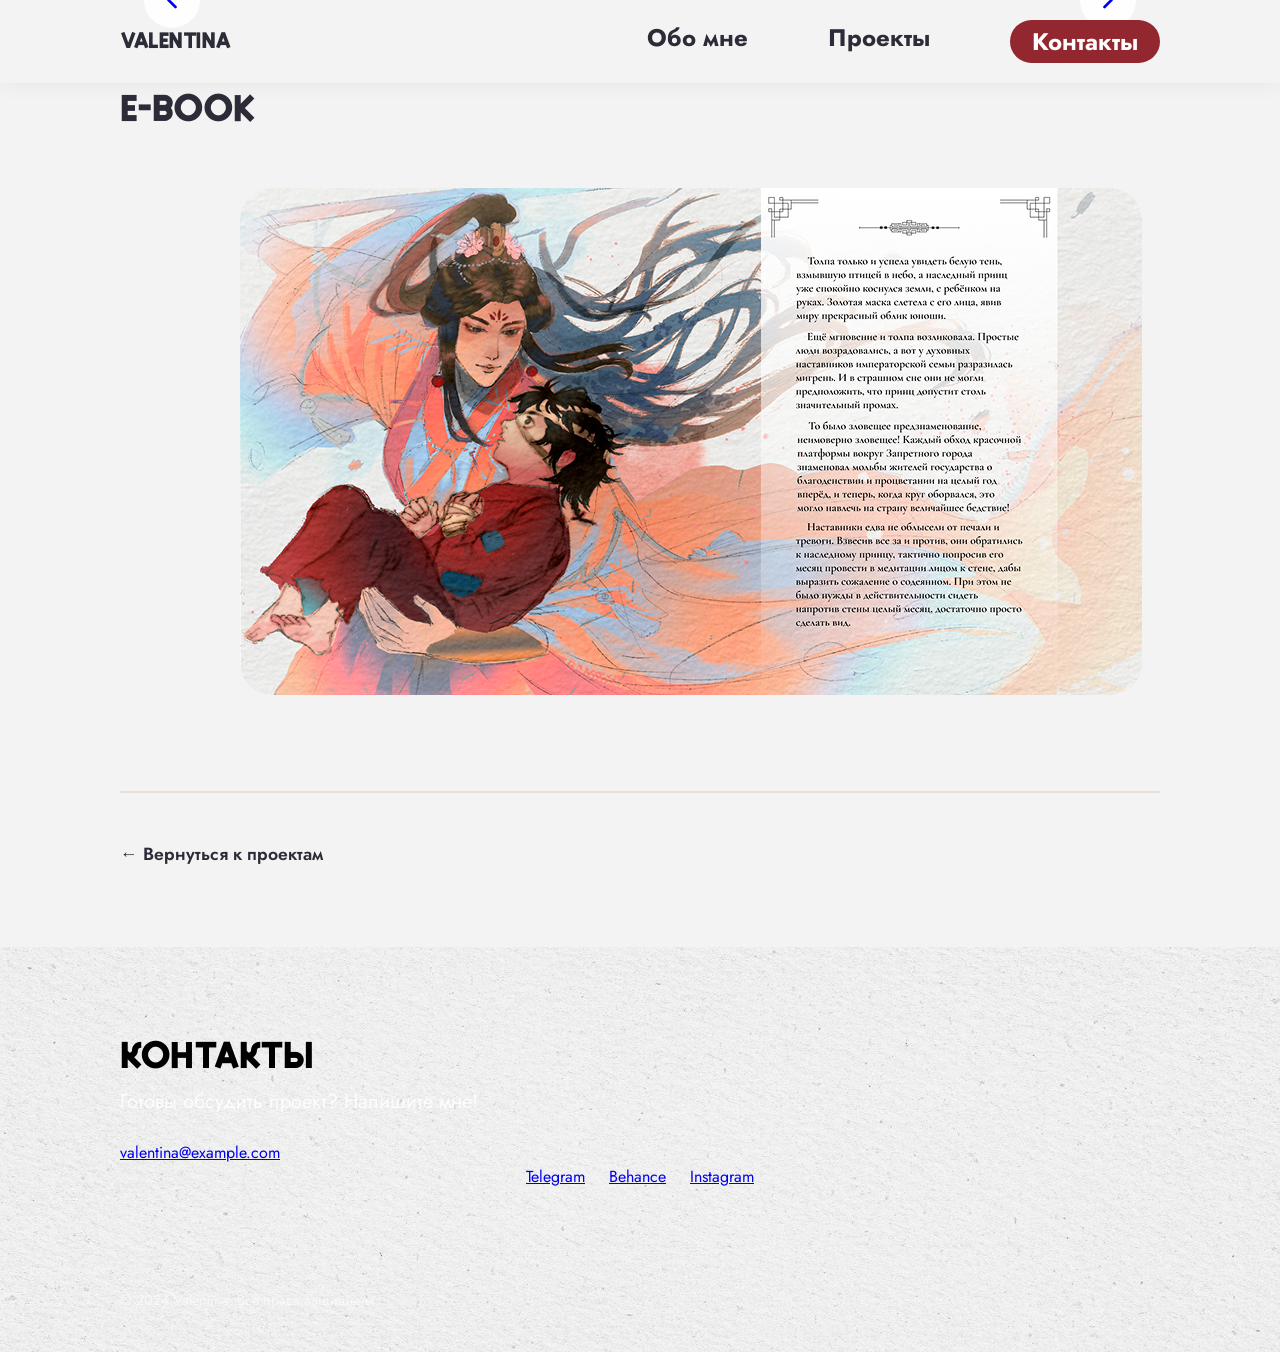
<file: project-page.html>
<!DOCTYPE html>
<html lang="ru">
<head>
    <meta charset="UTF-8">
    <meta name="viewport" content="width=device-width, initial-scale=1.0">
    <title>Проект 1 — Valentina</title>
    <link rel="preconnect" href="https://fonts.googleapis.com">
    <link rel="preconnect" href="https://fonts.gstatic.com" crossorigin>
    <link href="https://fonts.googleapis.com/css2?family=Jost:wght@300;400;500;600;700&display=swap" rel="stylesheet">
    <link rel="stylesheet" href="style.css?v=26">
</head>
<body>

<header class="header">
    <div class="container header-container">
        <nav class="nav">
            <a href="index.html" class="logo">Valentina</a>

            <button class="menu-toggle" aria-label="Открыть меню">
                <span></span>
                <span></span>
                <span></span>
            </button>

            <div class="menu">
                <a href="index.html#about">Обо мне</a>
                <a href="index.html#projects">Проекты</a>
                <a href="index.html#contacts" class="btn-contacts">Контакты</a>
            </div>
        </nav>
    </div>
</header>

<main>
    <section class="project-hero">
        <div class="container">
            <div class="project-hero-image">
                <!-- Здесь будет изображение проекта -->
                <div class="project-hero-nav">
                    <a href="#" class="hero-nav-arrow prev" id="prevProject" aria-label="Предыдущий проект">
                        <svg width="32" height="32" viewBox="0 0 32 32" fill="none" xmlns="http://www.w3.org/2000/svg">
                            <path d="M20 24L12 16L20 8" stroke="currentColor" stroke-width="3" stroke-linecap="round" stroke-linejoin="round"/>
                        </svg>
                    </a>
                    <a href="#" class="hero-nav-arrow next" id="nextProject" aria-label="Следующий проект">
                        <svg width="32" height="32" viewBox="0 0 32 32" fill="none" xmlns="http://www.w3.org/2000/svg">
                            <path d="M12 24L20 16L12 8" stroke="currentColor" stroke-width="3" stroke-linecap="round" stroke-linejoin="round"/>
                        </svg>
                    </a>
                </div>
            </div>
        </div>
    </section>

    <section class="project-details">
        <div class="container">
            <h1 class="project-detail-title">E-Book</h1>

            <div class="project-gallery-scroll">
                <div class="gallery-scroll-track">
                    <div class="gallery-item">
                        <img src="небожители1.png" alt="Небожители 1">
                    </div>
                    <div class="gallery-item">
                        <img src="небожители2.png" alt="Небожители 2">
                    </div>
                </div>
            </div>

            <div class="project-navigation">
                <a href="index.html#projects" class="back-to-projects">← Вернуться к проектам</a>
            </div>
        </div>
    </section>
</main>

<section id="contacts" class="contacts-section">
    <div class="container">
        <h2 class="contacts-title">КОНТАКТЫ</h2>

        <div class="contacts-content">
            <p class="contacts-text">Готовы обсудить проект? Напишите мне!</p>
            <a href="mailto:valentina@example.com" class="contact-email">valentina@example.com</a>

            <div class="social-links">
                <a href="#" class="social-link">Telegram</a>
                <a href="#" class="social-link">Behance</a>
                <a href="#" class="social-link">Instagram</a>
            </div>
        </div>

        <div class="contacts-footer">
            <p class="copyright">&copy; 2024 Valentina. Все права защищены.</p>
        </div>
    </div>
</section>

<button class="scroll-to-top" id="scrollToTop" aria-label="Наверх">
    <svg width="24" height="24" viewBox="0 0 24 24" fill="none" xmlns="http://www.w3.org/2000/svg">
        <path d="M12 19V5M12 5L5 12M12 5L19 12" stroke="currentColor" stroke-width="2" stroke-linecap="round" stroke-linejoin="round"/>
    </svg>
</button>

<script src="script.js"></script>
</body>
</html>
</file>
<file: style.css>
@font-face {
    font-family: "mr_HamiltoneG";
    src: url("mr_HamiltoneG Rus Regular/mr_HamiltoneG Rus Regular.otf") format("opentype");
    font-weight: 400;
    font-style: normal;
    font-display: swap;
}

/* ========================================
   FONT FACE - LOCAL FONTS
======================================== */
@font-face {
    font-family: "Patsy Sans";
    src: url("PatsySans/PatsySans.otf") format("opentype");
    font-weight: 400;
    font-style: normal;
    font-display: swap;
}

@font-face {
    font-family: "Patsy Sans";
    src: url("PatsySans/PatsySans-Italic.otf") format("opentype");
    font-weight: 400;
    font-style: italic;
    font-display: swap;
}

/* ========================================
   CSS VARIABLES & RESET
======================================== */
:root {
    /* Цвета */
    --color-primary: #2c2c38;
    --color-accent: #b87c4f;
    --color-accent-hover: #d9965f;
    --color-bg: #F3F3F3;
    --color-bg-light: #ffffff;
    --color-bg-gradient: linear-gradient(135deg, #ffffff 0%, #f7f3ef 100%);
    --color-text: #2d2a27;
    --color-text-muted: #6b5a4a;
    --color-border: #e7dfd7;
    
    /* Сетка десктоп 1920px */
    --container-max: 1920px;
    --grid-margin: 280px;
    --grid-column-width: 95px;
    --grid-gutter: 20px;
    --grid-columns: 12;
    
    /* Отступы */
    --spacing-xs: 8px;
    --spacing-sm: 16px;
    --spacing-md: 24px;
    --spacing-lg: 48px;
    --spacing-xl: 80px;
    
    /* Радиусы */
    --radius-sm: 8px;
    --radius-md: 24px;
    --radius-lg: 48px;
    --radius-pill: 60px;
}

* {
    margin: 0;
    padding: 0;
    box-sizing: border-box;
}

body {
    font-family: "Jost", sans-serif;
    background-color: var(--color-bg);
    color: var(--color-text);
    line-height: 1.5;
    overflow-x: hidden;
}

img {
    max-width: 100%;
    height: auto;
}

html {
    scroll-behavior: smooth;
}

body {
    font-family: "Jost", sans-serif;
    background-color: var(--color-bg);
    color: var(--color-text);
    line-height: 1.5;
    overflow-x: hidden;
}

/* ========================================
   CONTAINER & GRID SYSTEM
======================================== */
.container {
    width: 100%;
    max-width: var(--container-max);
    margin: 0 auto;
    padding-left: var(--grid-margin);
    padding-right: var(--grid-margin);
}

/* ========================================
   HEADER
======================================== */
.header {
    position: absolute;
    top: 0;
    left: 0;
    right: 0;
    z-index: 1000;
    background: transparent;
}

.header-container {
    padding-top: 20px;
    padding-bottom: 20px;
}

.nav {
    display: flex;
    align-items: center;
    justify-content: space-between;
}

.logo {
    font-size: 1.5rem;
    font-weight: 400;
    color: var(--color-primary);
    text-decoration: none;
    letter-spacing: -0.02em;
    font-family: "Patsy Sans", sans-serif;
}

.menu {
    display: flex;
    gap: 126px;
    margin-left: 570px;
}

@media (max-width: 1440px) {
    .menu {
        margin-left: 400px;
        gap: 80px;
    }
}

@media (max-width: 1200px) {
    .menu {
        margin-left: 200px;
        gap: 60px;
    }
}

.menu-toggle {
    display: none;
    flex-direction: column;
    gap: 5px;
    background: none;
    border: none;
    cursor: pointer;
    padding: 8px;
    z-index: 1000;
}

.menu-toggle span {
    width: 24px;
    height: 2px;
    background: var(--color-primary);
    transition: all 0.3s ease;
}

@media (max-width: 900px) {
    .menu-toggle {
        display: flex;
    }
}

.menu a {
    font-size: 24px;
    font-weight: 700;
    color: var(--color-primary);
    text-decoration: none;
    transition: color 0.2s ease;
    position: relative;
    white-space: nowrap;
}

.menu a:hover {
    color: #92272F !important;
}

.menu a.btn-contacts {
    background: #92272F !important;
    color: white !important;
    padding: 0 !important;
    width: 150px;
    height: 43px;
    border-radius: 24px;
    display: inline-flex;
    align-items: center;
    justify-content: center;
    transition: all 0.2s ease;
}

.menu a.btn-contacts:hover {
    background: #000000 !important;
    transform: translateY(-2px);
}

.menu a.btn-contacts::after {
    display: none !important;
}

@media (max-width: 900px) {
    .menu a.btn-contacts {
        width: 140px !important;
        height: 40px !important;
        font-size: 20px !important;
    }
}

@media (max-width: 640px) {
    .menu a.btn-contacts {
        width: 120px !important;
        height: 38px !important;
        font-size: 18px !important;
    }
}

.menu a::after {
    content: '';
    position: absolute;
    bottom: -4px;
    left: 0;
    width: 0;
    height: 2px;
    background: var(--color-accent);
    transition: width 0.2s ease;
    display: none;
}

.menu a:hover {
    color: var(--color-accent);
}

.menu a:hover::after {
    width: 0;
}

/* Menu Toggle (Mobile) */
.menu-toggle {
    display: none;
    flex-direction: column;
    gap: 5px;
    background: none;
    border: none;
    cursor: pointer;
    padding: 8px;
}

.menu-toggle span {
    width: 24px;
    height: 2px;
    background: var(--color-primary);
    transition: all 0.3s ease;
}

/* ========================================
   HERO SECTION
======================================== */
.hero-section {
    min-height: 100vh;
    display: flex;
    align-items: center;
    background-color: var(--color-bg);
    background-image: url("Gшапка главной страницы.png");
    background-size: cover;
    background-position: center;
    background-repeat: no-repeat;
    position: relative;
}

.hero-content {
    max-width: 800px;
}

.hero-title {
    font-size: 4rem;
    font-weight: 700;
    color: var(--color-primary);
    letter-spacing: -0.03em;
    line-height: 1.1;
    margin-bottom: var(--spacing-md);
}

.hero-subtitle {
    font-size: 1.5rem;
    color: var(--color-text-muted);
    font-weight: 400;
}

/* ========================================
   ABOUT SECTION
======================================== */
.about-section {
    padding: var(--spacing-xl) 0;
    background: var(--color-bg);
}

.about-wrapper {
    display: flex;
    flex-direction: column;
    align-items: flex-start;
}

/* Масштабирование на экранах >1920px */
@media (min-width: 1921px) {
    .about-wrapper {
        padding-left: clamp(0px, 5vw, 200px);
    }
}

.about-title {
    font-size: 72px;
    font-weight: 400;
    letter-spacing: -0.02em;
    margin-bottom: 48px;
    color: #92272F;
    text-align: left;
    font-family: "Patsy Sans", sans-serif;
}

@media (max-width: 1440px) {
    .about-title {
        font-size: 56px;
    }
}

@media (max-width: 1200px) {
    .about-title {
        font-size: 48px;
    }
}

@media (max-width: 900px) {
    .about-title {
        font-size: 40px;
    }
}

@media (max-width: 640px) {
    .about-title {
        font-size: 32px;
        margin-bottom: 24px;
    }
}

/* Масштабирование на экранах >1920px */
@media (min-width: 1921px) {
    .about-title {
        font-size: clamp(72px, 3.75vw, 130px);
        margin-bottom: clamp(48px, 2.5vw, 90px);
    }
}

.about-block {
    width: 1600px;
    max-width: 100%;
    background: white;
    border-radius: 32px;
    box-shadow: 0 0 0 2px #92272F, 0 20px 40px rgba(146, 39, 47, 0.3);
    display: flex;
}

@media (max-width: 1440px) {
    .about-block {
        width: 1200px;
    }
}

@media (max-width: 1200px) {
    .about-block {
        width: 100%;
    }
}

@media (max-width: 640px) {
    .about-block {
        width: 100%;
        flex-direction: column;
    }
}

/* Масштабирование на экранах >1920px */
@media (min-width: 1921px) {
    .about-block {
        width: clamp(1600px, 83.333vw, 3000px);
        border-radius: clamp(32px, 1.667vw, 60px);
    }
}


/* ========================================
   ОСНОВНЫЕ НАВЫКИ SECTION
======================================== */
.about-texture-section {
    padding: 0 0 var(--spacing-xl);
    background: var(--color-bg);
    width: 100%;
    max-width: 100%;
}

.skills-wrapper {
    position: relative;
    width: 100%;
    max-width: 100%;
    margin-top: 180px;
}

.skills-bg-texture {
    width: 100vw;
    margin-left: -50vw;
    position: relative;
    left: 50%;
    z-index: 0;
    pointer-events: none;
}

.skills-bg-texture img {
    width: 100vw;
    height: auto;
    display: block;
}

.skills-content {
    position: absolute;
    top: 0;
    left: 50%;
    transform: translateX(-50%);
    width: 100%;
    max-width: 1920px;
    z-index: 1;
}

.skills-title {
    position: absolute;
    top: 104px;
    left: 50%;
    transform: translateX(-50%);
    font-size: 64px;
    font-weight: 400;
    font-family: "Patsy Sans", sans-serif;
    color: white;
    text-align: center;
    white-space: nowrap;
}

@media (max-width: 1200px) {
    .skills-title {
        font-size: 48px;
        top: 80px;
    }
}

@media (max-width: 900px) {
    .skills-title {
        font-size: 40px;
        top: 60px;
    }
}

@media (max-width: 640px) {
    .skills-title {
        font-size: 32px;
        top: 50px;
        white-space: normal;
        width: 100%;
        padding: 0 20px;
    }
}

/* Масштабирование на экранах >1920px */
@media (min-width: 1921px) {
    .skills-title {
        font-size: clamp(64px, 3.333vw, 120px);
        top: clamp(104px, 5.417vw, 200px);
    }
}

.special-skills-image {
    position: absolute;
    top: 200px;
    left: 50%;
    transform: translateX(-50%) scale(1.3);
}

@media (max-width: 1200px) {
    .special-skills-image {
        top: 160px;
        transform: translateX(-50%) scale(1.3);
    }

    .skills-icons {
        top: 230px;
    }
}

@media (max-width: 900px) {
    .special-skills-image {
        top: 140px;
        transform: translateX(-50%) scale(1.3);
    }

    .skills-icons {
        top: 210px;
        gap: 16px;
    }
}

@media (max-width: 640px) {
    .special-skills-image {
        top: 120px;
        width: 100%;
        text-align: center;
        transform: translateX(-50%) scale(1.3);
    }

    .special-skills-image img {
        max-width: 200px;
    }

    .skills-icons {
        position: relative;
        top: auto;
        left: auto;
        transform: none;
        flex-wrap: wrap;
        justify-content: center;
        margin-top: 24px;
        gap: 16px;
    }

    .skills-icons img {
        height: 40px;
    }
}

/* Масштабирование на экранах >1920px */
@media (min-width: 1921px) {
    .special-skills-image {
        top: clamp(200px, 10.417vw, 370px);
    }

    .special-skills-image img {
        max-width: clamp(520px, 27.083vw, 1040px);
    }

    .skills-icons {
        top: clamp(270px, 14.063vw, 520px);
        gap: clamp(24px, 1.25vw, 60px);
    }

    .skills-icons img {
        height: clamp(72px, 3.75vw, 144px);
    }
}

.special-skills-image img {
    display: block;
    max-width: 100%;
    height: auto;
}

.skills-icons {
    position: absolute;
    top: 270px;
    left: 50%;
    transform: translateX(-50%);
    display: flex;
    gap: 80px;
    align-items: center;
}

@media (max-width: 1200px) {
    .skills-icons {
        top: 230px;
    }
}

@media (max-width: 900px) {
    .skills-icons {
        top: 210px;
        gap: 16px;
    }
}

@media (max-width: 640px) {
    .skills-icons {
        position: relative;
        top: auto;
        left: auto;
        transform: none;
        flex-wrap: wrap;
        justify-content: center;
        margin-top: 24px;
        gap: 16px;
    }

    .skills-icons img {
        height: 40px;
    }
}

.skill-item {
    position: relative;
    display: flex;
    flex-direction: column;
    align-items: center;
}

.skills-icons img {
    display: block;
    height: 72px;
    width: auto;
    transition: transform 0.3s ease;
}

.skills-icons img:hover {
    transform: scale(1.1);
}

.skill-percent {
    position: absolute;
    bottom: -28px;
    left: 50%;
    transform: translateX(-50%);
    font-size: 14px;
    font-weight: 600;
    font-family: "Jost", sans-serif;
    color: white;
    background: #92272F;
    padding: 4px 10px;
    border-radius: 12px;
    opacity: 0;
    visibility: hidden;
    transition: all 0.3s ease;
    white-space: nowrap;
}

.skill-item:hover .skill-percent {
    opacity: 1;
    visibility: visible;
    bottom: -32px;
}

/* Масштабирование на экранах >1920px */
@media (min-width: 1921px) {
    .skill-percent {
        font-size: clamp(14px, 0.729vw, 28px);
        padding: clamp(4px, 0.208vw, 10px) clamp(10px, 0.521vw, 20px);
        border-radius: clamp(12px, 0.625vw, 24px);
        bottom: clamp(-28px, -1.458vw, -55px);
    }

    .skill-item:hover .skill-percent {
        bottom: clamp(-32px, -1.667vw, -60px);
    }
}

/* ========================================
   SKILLS COLUMNS SECTION
======================================== */
.skills-columns-section {
    padding: 80px 0;
    background: var(--color-bg);
    width: 100%;
    position: relative;
}

.skills-splash {
    position: absolute;
    top: 30px;
    width: 480px;
    height: auto;
    z-index: 0;
    pointer-events: none;
}

.skills-splash-left {
    left: -20px;
    right: auto;
    transform: scaleX(-1);
}

.skills-splash-right {
    right: 0;
    left: auto;
    top: 80px;
    transform: scaleX(-1);
}

.skills-columns-wrapper {
    position: relative;
    z-index: 1;
    transform: translateY(-40px);
}

/* Масштабирование на экранах >1920px */
@media (min-width: 1921px) {
    .skills-columns-wrapper {
        max-width: clamp(1920px, 90vw, 3000px);
    }
}

.skills-columns {
    display: flex;
    width: 100%;
    gap: 220px;
}

/* Масштабирование на экранах >1920px */
@media (min-width: 1921px) {
    .skills-columns {
        gap: clamp(220px, 11.458vw, 500px);
    }
}

.skills-column {
    position: relative;
}

.soft-skills {
    margin-left: 0;
}

.hard-skills {
    position: relative;
    margin-right: 0;
}

.column-title {
    font-size: 64px;
    font-weight: 400;
    font-family: "Patsy Sans", sans-serif;
    color: #92272F;
    text-transform: uppercase;
    white-space: nowrap;
}

/* Масштабирование на экранах >1920px */
@media (min-width: 1921px) {
    .column-title {
        font-size: clamp(64px, 3.333vw, 120px);
    }
}

.skills-list {
    list-style: none;
    padding: 0;
    margin: 0;
    margin-top: 24px;
}

.skills-list li {
    font-family: "Jost", sans-serif;
    font-size: 20px;
    font-weight: 400;
    color: var(--color-text);
    margin-bottom: 24px;
    line-height: 1.5;
}

/* Масштабирование на экранах >1920px */
@media (min-width: 1921px) {
    .skills-list li {
        font-size: clamp(20px, 1.042vw, 40px);
        margin-bottom: clamp(24px, 1.25vw, 50px);
    }
}

.skills-list li:last-child {
    margin-bottom: 0;
}

.education-block {
    position: relative;
    margin-top: 98px;
    padding-left: 0;
}

/* Масштабирование на экранах >1920px */
@media (min-width: 1921px) {
    .education-block {
        margin-top: clamp(98px, 5.104vw, 200px);
    }
}

.education-title {
    font-size: 64px;
    font-weight: 400;
    font-family: "Patsy Sans", sans-serif;
    color: #92272F;
    text-transform: uppercase;
    white-space: nowrap;
    margin: 0 0 24px 0;
}

/* Масштабирование на экранах >1920px */
@media (min-width: 1921px) {
    .education-title {
        font-size: clamp(64px, 3.333vw, 120px);
        margin-bottom: clamp(24px, 1.25vw, 50px);
    }
}

.chibi-image {
    display: none;
}

.chibi-image-hard {
    display: none;
}

.chibi-image-edu {
    position: absolute;
    top: 0;
    left: 644px;
}

.chibi-image-edu img {
    display: block;
    max-width: 300px;
    height: auto;
}

/* Масштабирование на экранах >1920px */
@media (min-width: 1921px) {
    .chibi-image-edu {
        left: clamp(644px, 33.542vw, 1200px);
    }

    .chibi-image-edu img {
        max-width: clamp(300px, 15.625vw, 600px);
    }
}

.education-text {
    font-family: "Jost", sans-serif;
    font-size: 20px;
    font-weight: 400;
    color: #000000;
    line-height: 1.5;
    width: 440px;
    margin-top: 24px;
}

.education-year {
    color: #92272F;
    font-weight: 500;
}

/* Масштабирование на экранах >1920px */
@media (min-width: 1921px) {
    .education-text {
        font-size: clamp(20px, 1.042vw, 40px);
        width: clamp(440px, 22.917vw, 900px);
        margin-top: clamp(24px, 1.25vw, 50px);
    }
}

.about-photo {
    width: 500px;
    min-height: 420px;
    background: #e0e0e0;
    border-radius: 32px 0 0 32px;
    overflow: hidden;
    display: flex;
    align-items: center;
    justify-content: center;
    flex-shrink: 0;
}

@media (max-width: 640px) {
    .about-photo {
        width: 100%;
        min-height: 400px;
        border-radius: 32px 32px 0 0;
    }
}

/* Масштабирование на экранах >1920px */
@media (min-width: 1921px) {
    .about-photo {
        width: clamp(500px, 26.042vw, 950px);
        min-height: clamp(420px, 21.875vw, 800px);
        border-radius: clamp(32px, 1.667vw, 60px) 0 0 clamp(32px, 1.667vw, 60px);
    }
}

.about-photo img {
    width: 100%;
    height: 100%;
    object-fit: cover;
    display: block;
}

.about-info {
    flex: 1;
    display: flex;
    flex-direction: column;
    padding: 48px 56px 48px 48px;
    justify-content: space-between;
    min-height: 420px;
    position: relative;
}

@media (max-width: 1440px) {
    .about-info {
        padding: 40px 40px 40px 40px;
    }
}

@media (max-width: 640px) {
    .about-info {
        padding: 32px 24px;
        min-height: auto;
    }
}

/* Масштабирование на экранах >1920px */
@media (min-width: 1921px) {
    .about-info {
        padding: clamp(48px, 2.5vw, 90px) clamp(56px, 2.917vw, 100px) clamp(48px, 2.5vw, 90px) clamp(48px, 2.5vw, 90px);
        min-height: clamp(420px, 21.875vw, 800px);
    }
}

.author-name {
    display: flex;
    flex-direction: column;
    position: relative;
    z-index: 1;
}

.about-splash {
    position: absolute;
    top: 50%;
    right: 8420px;
    transform: translateY(-50%) scaleX(-1);
    width: 77800200264217px;
    height: auto;
    pointer-events: none;
}

.name-last {
    font-size: 80px;
    font-weight: 400;
    color: #92272F;
    line-height: 1;
    font-family: "Patsy Sans", sans-serif;
}

@media (max-width: 1440px) {
    .name-last {
        font-size: 64px;
    }
}

@media (max-width: 1200px) {
    .name-last {
        font-size: 52px;
    }
}

@media (max-width: 900px) {
    .name-last {
        font-size: 44px;
    }
}

@media (max-width: 640px) {
    .name-last {
        font-size: 36px;
    }
}

/* Масштабирование на экранах >1920px */
@media (min-width: 1921px) {
    .name-last {
        font-size: clamp(64px, 3.333vw, 120px);
    }
}

.name-first {
    font-size: 60px;
    font-weight: 400;
    color: #000000;
    line-height: 1;
    margin-top: 10px;
    font-family: "Patsy Sans", sans-serif;
}

@media (max-width: 1440px) {
    .name-first {
        font-size: 48px;
        margin-top: 8px;
    }
}

@media (max-width: 1200px) {
    .name-first {
        font-size: 42px;
    }
}

@media (max-width: 900px) {
    .name-first {
        font-size: 34px;
    }
}

@media (max-width: 640px) {
    .name-first {
        font-size: 30px;
        margin-top: 8px;
    }
}

/* Масштабирование на экранах >1920px */
@media (min-width: 1921px) {
    .name-first {
        font-size: clamp(48px, 2.5vw, 85px);
        margin-top: clamp(8px, 0.417vw, 15px);
    }
}

.about-text {
    font-family: "Jost", sans-serif;
    margin-top: 80px;
}

@media (max-width: 1440px) {
    .about-text {
        margin-top: 40px;
    }
}

@media (max-width: 1200px) {
    .about-text {
        margin-top: 32px;
    }
}

@media (max-width: 640px) {
    .about-text {
        margin-top: 28px;
    }
}

/* Масштабирование на экранах >1920px */
@media (min-width: 1921px) {
    .about-text {
        margin-top: clamp(64px, 3.333vw, 120px);
    }

    .about-text p {
        font-size: clamp(20px, 1.042vw, 40px);
    }

    .lead-paragraph {
        font-size: clamp(21px, 1.094vw, 42px);
    }

    .collab-text {
        font-size: clamp(22px, 1.146vw, 44px);
    }
}

.about-text p {
    font-size: 20px;
    line-height: 1.6;
    color: var(--color-text);
    margin-bottom: var(--spacing-md);
    font-weight: 400;
}

.lead-paragraph {
    font-weight: 400;
}

.highlight-text {
    font-weight: 500;
    color: #92272F;
}

.collab-text {
    font-weight: 400;
    color: var(--color-primary);
}

.about-footer-links {
    display: flex;
    justify-content: flex-end;
    align-items: center;
    margin-top: 28px;
}

@media (max-width: 640px) {
    .about-footer-links {
        justify-content: flex-start;
        margin-top: 24px;
    }

    .portfolio-link {
        font-size: 24px !important;
    }
}

/* Масштабирование на экранах >1920px */
@media (min-width: 1921px) {
    .about-footer-links {
        margin-top: clamp(28px, 1.458vw, 55px);
    }

    .portfolio-link {
        font-size: clamp(32px, 1.667vw, 60px);
    }
}

.contact-link,
.portfolio-link {
    text-decoration: none;
    font-weight: 600;
    font-size: 0.95rem;
    transition: all 0.2s ease;
}

.contact-link {
    background: var(--color-primary);
    color: white;
    padding: 12px 32px;
    border-radius: var(--radius-pill);
}

.contact-link:hover {
    background: var(--color-accent);
    transform: translateY(-2px);
}

.portfolio-link {
    color: white;
    background: #92272F;
    padding: 8px 32px;
    border-radius: 24px;
    font-size: 32px;
    font-weight: 400;
    text-transform: uppercase;
    font-family: "Patsy Sans", sans-serif;
    text-decoration: none;
    display: inline-block;
    transition: all 0.2s ease;
}

.portfolio-link:hover {
    background: #000000;
    transform: translateY(-2px);
}

/* ========================================
   PROJECT PAGE
======================================== */
.project-hero {
    padding: 0;
    background: var(--color-bg);
    opacity: 1 !important;
    transform: none !important;
    position: relative;
}

.project-hero-image {
    width: 100%;
    position: relative;
}

.project-hero-image img {
    width: 100%;
    height: auto;
    display: block;
}

.project-hero-nav {
    position: absolute;
    top: 50%;
    left: 0;
    right: 0;
    transform: translateY(-50%);
    display: flex;
    justify-content: space-between;
    padding: 0 24px;
    pointer-events: none;
}

.hero-nav-arrow {
    width: 64px;
    height: 64px;
    background: rgba(255, 255, 255, 0.9);
    border-radius: 50%;
    display: flex;
    align-items: center;
    justify-content: center;
    transition: all 0.3s ease;
    pointer-events: auto;
    flex-shrink: 0;
    overflow: hidden;
}

.hero-nav-arrow img {
    width: 32px;
    height: 32px;
    filter: brightness(0);
    transition: filter 0.3s ease;
}

.hero-nav-arrow:hover {
    background: white;
    transform: scale(1.1);
    box-shadow: 0 8px 24px rgba(0, 0, 0, 0.15);
}

.hero-nav-arrow:hover img {
    filter: invert(18%) sepia(85%) saturate(1200%) hue-rotate(320deg);
}

.hero-nav-arrow:active {
    transform: scale(0.95);
}

@media (max-width: 1440px) {
    .hero-nav-arrow {
        width: 56px;
        height: 56px;
    }

    .hero-nav-arrow svg {
        width: 28px;
        height: 28px;
    }
}

@media (max-width: 1200px) {
    .hero-nav-arrow {
        width: 52px;
        height: 52px;
    }

    .hero-nav-arrow svg {
        width: 26px;
        height: 26px;
    }
}

@media (max-width: 900px) {
    .hero-nav-arrow {
        width: 48px;
        height: 48px;
    }

    .hero-nav-arrow svg {
        width: 24px;
        height: 24px;
    }
}

@media (max-width: 640px) {
    .hero-nav-arrow {
        width: 40px;
        height: 40px;
    }

    .hero-nav-arrow svg {
        width: 20px;
        height: 20px;
    }
}

/* Масштабирование на экранах >1920px */
@media (min-width: 1921px) {
    .hero-nav-arrow {
        width: clamp(64px, 3.333vw, 100px);
        height: clamp(64px, 3.333vw, 100px);
    }

    .hero-nav-arrow svg {
        width: clamp(32px, 1.667vw, 50px);
        height: clamp(32px, 1.667vw, 50px);
    }
}

.hero-nav-side {
    display: none;
}

@media (max-width: 1440px) {
    .project-hero-grid {
        grid-template-columns: 60px 1fr 60px;
    }
}

@media (max-width: 900px) {
    .project-hero-grid {
        grid-template-columns: 1fr;
        position: relative;
    }

    .hero-nav-side {
        position: absolute;
        top: 50%;
        transform: translateY(-50%);
        z-index: 10;
        padding: 0;
    }

    .hero-nav-side:first-child {
        left: 16px;
    }

    .hero-nav-side:last-child {
        right: 16px;
    }
}

@media (max-width: 640px) {
    .project-hero-grid {
        grid-template-columns: 48px 1fr 48px;
    }
}

.project-substrate {
    margin-top: 40px;
    width: 100%;
}

.substrate-container {
    position: relative;
    width: calc(var(--grid-column-width) * 10 + var(--grid-gutter) * 9);
    margin: 0 auto;
}

/* Масштабирование на экранах >1920px */
@media (min-width: 1921px) {
    .substrate-container {
        width: clamp(1035px, 53.906vw, 2000px);
    }
}

.substrate-image {
    width: 100%;
    height: auto;
    display: block;
    object-fit: cover;
}

.substrate-content {
    position: absolute;
    top: 72px;
    left: 116px;
    width: 400px;
}

/* Масштабирование на экранах >1920px */
@media (min-width: 1921px) {
    .substrate-content {
        top: clamp(72px, 3.75vw, 140px);
        left: clamp(116px, 6.042vw, 220px);
        width: clamp(400px, 20.833vw, 800px);
    }
}

.substrate-title {
    font-family: "Patsy Sans", sans-serif;
    font-size: 48px;
    font-weight: 400;
    color: #92272F;
    text-transform: uppercase;
    margin: 0;
    line-height: 1;
}

/* Масштабирование на экранах >1920px */
@media (min-width: 1921px) {
    .substrate-title {
        font-size: clamp(48px, 2.5vw, 80px);
    }
}

.substrate-text {
    font-family: "Jost", sans-serif;
    font-size: 20px;
    font-weight: 400;
    color: #000000;
    text-align: left;
    line-height: 1.5;
    margin: 32px 0 56px 0;
}

/* Масштабирование на экранах >1920px */
@media (min-width: 1921px) {
    .substrate-text {
        font-size: clamp(20px, 1.042vw, 40px);
        margin-top: clamp(32px, 1.667vw, 60px);
        margin-bottom: clamp(56px, 2.917vw, 110px);
    }
}

.note-year-row {
    display: flex;
    align-items: center;
    width: 100%;
    margin-bottom: 24px;
    gap: 180px;
}

.substrate-year-wrapper-inline {
    flex-shrink: 0;
}

/* Старый абсолютный wrapper скрываем */
.substrate-year-wrapper {
    display: none;
}

/* Масштабирование на экранах >1920px */
@media (min-width: 1921px) {
    .note-year-row {
        margin-bottom: clamp(24px, 1.25vw, 50px);
    }
}

.substrate-year {
    font-family: "Patsy Sans", sans-serif;
    font-size: 48px;
    font-weight: 400;
    color: #92272F;
    text-transform: uppercase;
    margin: 0;
    line-height: 1;
    white-space: nowrap;
}

/* Масштабирование на экранах >1920px */
@media (min-width: 1921px) {
    .substrate-year {
        font-size: clamp(48px, 2.5vw, 80px);
    }
}

.substrate-note-content {
    flex: 1;
}

.substrate-note-title {
    font-family: "Patsy Sans", sans-serif;
    font-size: 48px;
    font-weight: 400;
    color: #92272F;
    text-transform: uppercase;
    margin: 0;
    line-height: 1;
}

/* Масштабирование на экранах >1920px */
@media (min-width: 1921px) {
    .substrate-note-title {
        font-size: clamp(48px, 2.5vw, 80px);
    }
}

.substrate-note-text {
    font-family: "Jost", sans-serif;
    font-size: 20px;
    font-weight: 400;
    color: #000000;
    text-align: left;
    line-height: 1.5;
    margin: 24px 0 0 0;
}

/* Масштабирование на экранах >1920px */
@media (min-width: 1921px) {
    .substrate-note-text {
        font-size: clamp(20px, 1.042vw, 40px);
        margin-top: clamp(24px, 1.25vw, 50px);
    }
}

.substrate-note-link {
    color: #92272F;
    text-decoration: none;
    font-weight: 600;
    border-bottom: 1px solid transparent;
    transition: all 0.2s ease;
}

.substrate-note-link:hover {
    border-bottom-color: #92272F;
}

.substrate-highlight {
    font-weight: 500;
    color: #92272F;
}

.substrate-tools-title {
    position: absolute;
    top: 72px;
    left: 596px;
    font-family: "Patsy Sans", sans-serif;
    font-size: 48px;
    font-weight: 400;
    color: #92272F;
    text-transform: uppercase;
    margin: 0;
    line-height: 1;
    white-space: nowrap;
}

/* Масштабирование на экранах >1920px */
@media (min-width: 1921px) {
    .substrate-tools-title {
        top: clamp(72px, 3.75vw, 140px);
        left: clamp(596px, 31.042vw, 1200px);
        font-size: clamp(48px, 2.5vw, 80px);
    }
}

.substrate-tools-images {
    position: absolute;
    top: calc(72px + 48px + 27px);
    left: 596px;
    display: flex;
    gap: 20px;
}

/* Масштабирование на экранах >1920px */
@media (min-width: 1921px) {
    .substrate-tools-images {
        top: clamp(147px, 7.656vw, 280px);
        left: clamp(596px, 31.042vw, 1200px);
        gap: clamp(20px, 1.042vw, 40px);
    }
}

.tool-image {
    width: 80px;
    height: 80px;
    object-fit: contain;
    transition: transform 0.3s ease;
    cursor: pointer;
}

.tool-image:hover {
    transform: scale(1.1);
}

/* Масштабирование на экранах >1920px */
@media (min-width: 1921px) {
    .tool-image {
        width: clamp(80px, 4.167vw, 160px);
        height: clamp(80px, 4.167vw, 160px);
    }
}

.project-texture-bg {
    margin-top: 134px;
    width: 100%;
    position: relative;
}

.project-texture-bg img {
    width: 100%;
    height: auto;
    display: block;
    object-fit: cover;
}

/* Масштабирование на экранах >1920px */
@media (min-width: 1921px) {
    .project-texture-bg {
        margin-top: clamp(134px, 6.979vw, 260px);
    }
}

.project-texture-title {
    position: absolute;
    top: 68px;
    left: 50%;
    transform: translateX(-50%);
    font-family: "Patsy Sans", sans-serif;
    font-size: 48px;
    font-weight: 400;
    color: white;
    text-transform: uppercase;
    white-space: nowrap;
    letter-spacing: -0.02em;
}

/* Масштабирование на экранах >1920px */
@media (min-width: 1921px) {
    .project-texture-title {
        top: clamp(68px, 3.542vw, 130px);
        font-size: clamp(48px, 2.5vw, 80px);
    }
}

.project-info-wrapper {
    position: absolute;
    top: calc(68px + 48px + 16px);
    left: 50%;
    transform: translateX(-50%);
    width: calc(var(--grid-column-width) * 8 + var(--grid-gutter) * 7);
    text-align: center;
}

/* Масштабирование на экранах >1920px */
@media (min-width: 1921px) {
    .project-info-wrapper {
        top: clamp(132px, 6.875vw, 250px);
        width: clamp(830px, 43.229vw, 1600px);
    }
}

.project-info-image {
    max-width: 70%;
    width: auto;
    height: auto;
    display: block;
    margin: 0 auto;
}

.project-texture-text {
    font-family: "Jost", sans-serif;
    font-size: 20px;
    font-weight: 400;
    color: white;
    text-align: left;
    line-height: 1.5;
    margin-top: 10px;
}

.project-details {
    padding: var(--spacing-xl) 0;
    background: var(--color-bg);
}

.project-detail-title {
    font-size: 48px;
    font-weight: 400;
    font-family: "Patsy Sans", sans-serif;
    color: var(--color-primary);
    margin-bottom: var(--spacing-lg);
}

/* Масштабирование на экранах >1920px */
@media (min-width: 1921px) {
    .project-detail-title {
        font-size: clamp(48px, 2.5vw, 80px);
        margin-bottom: clamp(48px, 2.5vw, 90px);
    }
}

.project-meta {
    display: flex;
    gap: 48px;
    margin-bottom: var(--spacing-xl);
    padding-bottom: var(--spacing-lg);
    border-bottom: 2px solid var(--color-border);
}

.meta-item {
    display: flex;
    flex-direction: column;
    gap: 8px;
}

.meta-label {
    font-size: 0.85rem;
    font-weight: 500;
    text-transform: uppercase;
    letter-spacing: 1px;
    color: var(--color-text-muted);
}

.meta-value {
    font-size: 1.1rem;
    font-weight: 600;
    color: var(--color-primary);
}

.project-description {
    max-width: 800px;
    margin-bottom: var(--spacing-xl);
}

.project-description p {
    font-family: "Jost", sans-serif;
    font-size: 1.1rem;
    line-height: 1.8;
    color: var(--color-text);
    margin-bottom: var(--spacing-md);
}

.project-description .lead-text {
    font-size: 1.25rem;
    font-weight: 500;
}

.project-gallery {
    display: grid;
    grid-template-columns: 2fr 1fr;
    grid-template-rows: 1fr 1fr;
    gap: var(--spacing-md);
    margin-bottom: var(--spacing-xl);
}

.project-gallery-scroll {
    margin-bottom: var(--spacing-xl);
}

.gallery-scroll-track {
    display: flex;
    gap: var(--spacing-md);
    overflow-x: auto;
    -webkit-overflow-scrolling: touch;
    scrollbar-width: thin;
    scrollbar-color: var(--color-accent) var(--color-border);
    padding-bottom: 16px;
    padding-left: var(--grid-margin);
    padding-right: var(--grid-margin);
}

.gallery-scroll-track::-webkit-scrollbar {
    height: 8px;
}

.gallery-scroll-track::-webkit-scrollbar-track {
    background: var(--color-border);
    border-radius: 4px;
}

.gallery-scroll-track::-webkit-scrollbar-thumb {
    background: var(--color-accent);
    border-radius: 4px;
}

.gallery-scroll-track .gallery-item {
    flex: 0 0 auto;
    background: none;
    border-radius: 32px;
    display: flex;
    align-items: center;
    justify-content: center;
}

.gallery-scroll-track .gallery-item img {
    display: block;
    cursor: pointer;
    transition: transform 0.3s ease, box-shadow 0.3s ease;
    flex-shrink: 0;
}

.gallery-scroll-track .gallery-item img:hover {
    transform: scale(1.03);
}

/* Масштабирование на экранах >1920px */
@media (min-width: 1921px) {
    .gallery-scroll-track {
        gap: clamp(24px, 1.25vw, 50px);
        padding-bottom: clamp(16px, 0.833vw, 30px);
    }
}

.gallery-item {
    background: none;
    border-radius: 32px;
    overflow: hidden;
    flex-shrink: 0;
}

@media (max-width: 640px) {
    .gallery-item {
        min-height: 200px;
    }
}

.gallery-item-custom {
    width: 880px;
    height: 495px;
    border-radius: 32px;
    object-fit: cover;
    display: block;
    flex-shrink: 0;
    border: 3px solid #92272F;
}

@media (max-width: 1440px) {
    .gallery-item-custom {
        width: 700px;
        height: 400px;
    }
}

@media (max-width: 1200px) {
    .gallery-item-custom {
        width: 550px;
        height: 320px;
    }
}

@media (max-width: 900px) {
    .gallery-item-custom {
        width: 400px;
        height: 240px;
    }
}

@media (max-width: 640px) {
    .gallery-item-custom {
        width: 300px;
        height: 180px;
        border-radius: 20px;
    }
}

/* Масштабирование на экранах >1920px */
@media (min-width: 1921px) {
    .gallery-item-custom {
        width: clamp(902px, 46.979vw, 1800px);
        height: clamp(507px, 26.406vw, 1000px);
        border-radius: clamp(32px, 1.667vw, 60px);
    }
}

/* Плакат (501×495) */
.gallery-item-poster {
    width: 501px !important;
    height: 495px !important;
    border-radius: 32px;
    object-fit: cover;
    display: block;
    flex-shrink: 0;
    background: #ffffff;
    border: 3px solid #92272F;
}

@media (max-width: 1440px) {
    .gallery-item-poster {
        width: 420px !important;
        height: 416px !important;
    }
}

@media (max-width: 1200px) {
    .gallery-item-poster {
        width: 350px !important;
        height: 347px !important;
    }
}

@media (max-width: 900px) {
    .gallery-item-poster {
        width: 280px !important;
        height: 278px !important;
    }
}

@media (max-width: 640px) {
    .gallery-item-poster {
        width: 220px !important;
        height: 218px !important;
        border-radius: 20px;
    }
}

/* Лого (446×495) */
.gallery-item-logo {
    width: 446px !important;
    height: 495px !important;
    border-radius: 32px;
    object-fit: cover;
    display: block;
    flex-shrink: 0;
    background: #ffffff;
    border: 3px solid #92272F;
}

@media (max-width: 1440px) {
    .gallery-item-logo {
        width: 380px !important;
        height: 422px !important;
    }
}

@media (max-width: 1200px) {
    .gallery-item-logo {
        width: 310px !important;
        height: 344px !important;
    }
}

@media (max-width: 900px) {
    .gallery-item-logo {
        width: 250px !important;
        height: 278px !important;
    }
}

@media (max-width: 640px) {
    .gallery-item-logo {
        width: 200px !important;
        height: 222px !important;
        border-radius: 20px;
    }
}

/* Портретные фотографии (вертикальный формат 426×603) */
.gallery-item-photo {
    width: 426px !important;
    height: 603px !important;
    border-radius: 32px;
    object-fit: cover;
    display: block;
    flex-shrink: 0;
    border: 3px solid #92272F;
    transition: transform 0.3s ease, box-shadow 0.3s ease;
    cursor: pointer;
}

.gallery-item-photo:hover {
    transform: scale(1.03);
    box-shadow: 0 16px 40px rgba(146, 39, 47, 0.25);
}

@media (max-width: 1440px) {
    .gallery-item-photo {
        width: 360px !important;
        height: 510px !important;
        border: 3px solid #92272F;
    }
}

@media (max-width: 1200px) {
    .gallery-item-photo {
        width: 300px !important;
        height: 425px !important;
        border: 3px solid #92272F;
    }
}

@media (max-width: 900px) {
    .gallery-item-photo {
        width: 250px !important;
        height: 354px !important;
        border: 3px solid #92272F;
    }
}

@media (max-width: 640px) {
    .gallery-item-photo {
        width: 200px !important;
        height: 283px !important;
        border-radius: 20px;
        border: 3px solid #92272F;
    }
}

/* Масштабирование на экранах >1920px */
@media (min-width: 1921px) {
    .gallery-item-photo {
        width: 426px !important;
        height: 603px !important;
        border-radius: 32px;
    }
}

/* Аватар/персонаж (409×603) */
.gallery-item-avatar {
    width: 409px !important;
    height: 603px !important;
    border-radius: 32px;
    object-fit: cover;
    display: block;
    flex-shrink: 0;
    background: #ffffff;
    border: 3px solid #92272F;
}

@media (max-width: 1440px) {
    .gallery-item-avatar {
        width: 350px !important;
        height: 516px !important;
    }
}

@media (max-width: 1200px) {
    .gallery-item-avatar {
        width: 290px !important;
        height: 428px !important;
    }
}

@media (max-width: 900px) {
    .gallery-item-avatar {
        width: 240px !important;
        height: 354px !important;
    }
}

@media (max-width: 640px) {
    .gallery-item-avatar {
        width: 195px !important;
        height: 288px !important;
        border-radius: 20px;
    }
}

/* Мокап (904×603) */
.gallery-item-mockup {
    width: 904px !important;
    height: 603px !important;
    border-radius: 32px;
    object-fit: cover;
    display: block;
    flex-shrink: 0;
    background: #ffffff;
    border: 3px solid #92272F;
}

@media (max-width: 1440px) {
    .gallery-item-mockup {
        width: 750px !important;
        height: 500px !important;
    }
}

@media (max-width: 1200px) {
    .gallery-item-mockup {
        width: 620px !important;
        height: 414px !important;
    }
}

@media (max-width: 900px) {
    .gallery-item-mockup {
        width: 500px !important;
        height: 334px !important;
    }
}

@media (max-width: 640px) {
    .gallery-item-mockup {
        width: 380px !important;
        height: 254px !important;
        border-radius: 20px;
    }
}

.gallery-item-large {
    grid-row: 1 / 3;
}

/* ========================================
   LIGHTBOX (MODAL)
======================================== */
.lightbox {
    position: fixed;
    top: 0;
    left: 0;
    width: 100%;
    height: 100%;
    background: rgba(0, 0, 0, 0.95);
    display: flex;
    align-items: center;
    justify-content: center;
    z-index: 10000;
    opacity: 0;
    visibility: hidden;
    transition: all 0.3s ease;
}

.lightbox.active {
    opacity: 1;
    visibility: visible;
}

.lightbox img {
    max-width: 90%;
    max-height: 90%;
    width: auto;
    height: auto;
    object-fit: contain;
}

.lightbox-close {
    position: absolute;
    top: 30px;
    right: 30px;
    width: 50px;
    height: 50px;
    background: transparent;
    border: none;
    color: white;
    cursor: pointer;
    z-index: 10001;
}

.lightbox-close svg {
    width: 40px;
    height: 40px;
}

.lightbox-close:hover {
    transform: scale(1.1);
}

/* Масштабирование на экранах >1920px */
@media (min-width: 1921px) {
    .lightbox-close {
        top: clamp(30px, 1.563vw, 60px);
        right: clamp(30px, 1.563vw, 60px);
        width: clamp(50px, 2.604vw, 100px);
        height: clamp(50px, 2.604vw, 100px);
    }

    .lightbox-close svg {
        width: clamp(40px, 2.083vw, 80px);
        height: clamp(40px, 2.083vw, 80px);
    }
}

.lightbox-nav {
    position: absolute;
    top: 50%;
    transform: translateY(-50%);
    width: 60px;
    height: 60px;
    background: rgba(255, 255, 255, 0.1);
    border: none;
    border-radius: 50%;
    color: white;
    cursor: pointer;
    z-index: 10001;
    display: flex;
    align-items: center;
    justify-content: center;
    transition: all 0.3s ease;
}

.lightbox-nav:hover {
    background: rgba(255, 255, 255, 0.2);
    transform: translateY(-50%) scale(1.1);
}

.lightbox-nav:active {
    transform: translateY(-50%) scale(0.95);
}

.lightbox-nav svg {
    width: 32px;
    height: 32px;
}

.lightbox-prev {
    left: 30px;
}

.lightbox-next {
    right: 30px;
}

/* Масштабирование на экранах >1920px */
@media (min-width: 1921px) {
    .lightbox-nav {
        width: clamp(60px, 3.125vw, 120px);
        height: clamp(60px, 3.125vw, 120px);
    }

    .lightbox-nav svg {
        width: clamp(32px, 1.667vw, 60px);
        height: clamp(32px, 1.667vw, 60px);
    }

    .lightbox-prev {
        left: clamp(30px, 1.563vw, 60px);
    }

    .lightbox-next {
        right: clamp(30px, 1.563vw, 60px);
    }
}

@media (max-width: 900px) {
    .lightbox-close {
        top: 20px;
        right: 20px;
        width: 40px;
        height: 40px;
    }

    .lightbox-close svg {
        width: 32px;
        height: 32px;
    }

    .lightbox-nav {
        width: 44px;
        height: 44px;
    }

    .lightbox-nav svg {
        width: 24px;
        height: 24px;
    }

    .lightbox-prev {
        left: 16px;
    }

    .lightbox-next {
        right: 16px;
    }

    .lightbox img {
        max-width: 95%;
        max-height: 95%;
    }

    .gallery-scroll-track {
        padding-left: var(--grid-margin);
        padding-right: var(--grid-margin);
    }
}

@media (max-width: 640px) {
    .gallery-scroll-track {
        padding-left: var(--grid-margin);
        padding-right: var(--grid-margin);
    }

    .gallery-item {
        min-height: 200px;
    }
}

.project-tools {
    margin-bottom: var(--spacing-xl);
}

.tools-title {
    font-size: 1.5rem;
    font-weight: 600;
    font-family: "Jost", sans-serif;
    color: var(--color-primary);
    margin-bottom: var(--spacing-md);
}

.tools-list {
    display: flex;
    gap: var(--spacing-md);
    flex-wrap: wrap;
}

.tool-item {
    background: var(--color-border);
    padding: 10px 24px;
    border-radius: var(--radius-pill);
    font-size: 0.95rem;
    font-weight: 500;
    color: var(--color-primary);
}

.project-nav-arrows-bottom {
    display: flex;
    gap: 16px;
    margin-bottom: var(--spacing-lg);
}

.project-nav-arrows-bottom .nav-arrow {
    width: 56px;
    height: 56px;
    border: 2px solid var(--color-primary);
    border-radius: 50%;
    display: flex;
    align-items: center;
    justify-content: center;
    color: var(--color-primary);
    transition: all 0.2s ease;
    flex-shrink: 0;
}

.project-nav-arrows-bottom .nav-arrow:hover {
    background: var(--color-primary);
    color: white;
    transform: scale(1.1);
}

.project-nav-arrows-bottom .nav-arrow:active {
    transform: scale(0.95);
}

.project-nav-arrows-bottom .nav-arrow svg {
    width: 24px;
    height: 24px;
}

.project-navigation {
    padding-top: var(--spacing-lg);
    border-top: 2px solid var(--color-border);
    display: flex;
    justify-content: space-between;
    align-items: center;
    flex-wrap: wrap;
    gap: var(--spacing-md);
}

.back-to-projects {
    display: inline-block;
    font-size: 1.1rem;
    font-weight: 600;
    color: var(--color-primary);
    text-decoration: none;
    transition: color 0.2s ease;
}

.back-to-projects:hover {
    color: #92272F;
}

.project-nav-arrows {
    display: flex;
    gap: 16px;
}

.nav-arrow {
    width: 56px;
    height: 56px;
    border: 2px solid var(--color-primary);
    border-radius: 50%;
    display: flex;
    align-items: center;
    justify-content: center;
    color: var(--color-primary);
    transition: all 0.2s ease;
    flex-shrink: 0;
}

.nav-arrow:hover {
    background: var(--color-primary);
    color: white;
    transform: scale(1.1);
}

.nav-arrow:active {
    transform: scale(0.95);
}

.nav-arrow svg {
    width: 24px;
    height: 24px;
}

/* ========================================
   FOOTER SECTION
======================================== */
.footer-section {
    background: var(--color-primary);
    color: white;
    padding: 40px 0;
}

@media (max-width: 1440px) {
    :root {
        --grid-margin: 200px;
        --grid-column-width: 80px;
        --grid-gutter: 16px;
    }

    .project-hero-image img {
        height: auto;
    }

    .hero-nav-arrow {
        width: 56px;
        height: 56px;
    }

    .hero-nav-arrow svg {
        width: 28px;
        height: 28px;
    }

    .substrate-container {
        width: calc(var(--grid-column-width) * 10 + var(--grid-gutter) * 9);
        margin: 0 auto;
    }

    .substrate-content {
        top: 60px;
        left: 100px;
        width: 350px;
    }

    .substrate-title {
        font-size: 40px;
    }

    .substrate-text {
        font-size: 18px;
        margin-top: 24px;
    }

    .substrate-note-title {
        font-size: 40px;
    }

    .substrate-note-text {
        font-size: 18px;
        margin-top: 16px;
    }

    .substrate-tools-title {
        font-size: 40px;
        top: 60px;
        left: 580px;
    }

    .substrate-tools-images {
        top: calc(60px + 40px + 27px);
        left: 580px;
        gap: 16px;
    }

    .substrate-year-wrapper {
        top: 356px;
        left: 580px;
    }

    .substrate-year {
        font-size: 40px;
    }

    .tool-image {
        width: 70px;
        height: 70px;
    }

    .project-texture-bg {
        margin-top: 100px;
    }

    .project-texture-title {
        font-size: 40px;
        top: 54px;
    }

    .project-info-wrapper {
        top: calc(54px + 40px + 16px);
        width: calc(var(--grid-column-width) * 8 + var(--grid-gutter) * 7);
    }

    .project-info-image {
        max-width: 60%;
    }

    .project-texture-text {
        font-size: 18px;
        margin-top: 10px;
    }

    .project-detail-title {
        font-size: 40px;
    }

    .gallery-item-custom {
        width: 700px;
        height: 400px;
    }

    .contacts-title {
        font-size: 60px;
    }
}

@media (max-width: 1200px) {
    :root {
        --grid-margin: 120px;
        --grid-column-width: 65px;
        --grid-gutter: 14px;
    }

    .hero-nav-arrow {
        width: 52px;
        height: 52px;
    }

    .hero-nav-arrow svg {
        width: 26px;
        height: 26px;
    }

    .substrate-container {
        width: calc(var(--grid-column-width) * 10 + var(--grid-gutter) * 9);
        margin: 0 auto;
    }

    .substrate-content {
        top: 50px;
        left: 80px;
        width: 300px;
    }

    .substrate-title {
        font-size: 36px;
    }

    .substrate-text {
        font-size: 18px;
        margin-top: 20px;
    }

    .substrate-note-title {
        font-size: 36px;
    }

    .substrate-note-text {
        font-size: 18px;
        margin-top: 14px;
    }

    .substrate-tools-title {
        font-size: 36px;
        top: 50px;
        left: 560px;
    }

    .substrate-tools-images {
        top: calc(50px + 36px + 27px);
        left: 560px;
        gap: 14px;
    }

    .substrate-year-wrapper {
        top: 320px;
        left: 560px;
    }

    .substrate-year {
        font-size: 36px;
    }

    .tool-image {
        width: 60px;
        height: 60px;
    }

    .project-texture-bg {
        margin-top: 80px;
    }

    .project-texture-title {
        font-size: 36px;
        top: 44px;
    }

    .project-info-wrapper {
        top: calc(44px + 36px + 16px);
        width: calc(var(--grid-column-width) * 8 + var(--grid-gutter) * 7);
    }

    .project-info-image {
        max-width: 55%;
    }

    .project-texture-text {
        font-size: 16px;
        margin-top: 10px;
    }

    .project-detail-title {
        font-size: 36px;
    }

    .gallery-item-custom {
        width: 550px;
        height: 320px;
    }

    .contacts-title {
        font-size: 52px;
    }
}

@media (max-width: 900px) {
    :root {
        --grid-margin: 60px;
        --grid-column-width: 50px;
        --grid-gutter: 12px;
    }

    .project-hero-image {
        height: auto;
    }

    .hero-nav-arrow {
        width: 48px;
        height: 48px;
    }

    .hero-nav-arrow svg {
        width: 24px;
        height: 24px;
    }

    .project-hero-nav {
        padding: 0 16px;
    }

    .substrate-container {
        width: calc(100% - 80px);
        margin: 0 auto;
    }

    .substrate-content {
        top: 40px;
        left: 60px;
        width: 280px;
    }

    .substrate-title {
        font-size: 32px;
    }

    .substrate-text {
        font-size: 16px;
        margin-top: 16px;
    }

    .substrate-note-title {
        font-size: 32px;
    }

    .substrate-note-text {
        font-size: 16px;
        margin-top: 12px;
    }

    .substrate-tools-title {
        font-size: 32px;
        top: 40px;
        left: 540px;
    }

    .substrate-tools-images {
        top: calc(40px + 32px + 27px);
        left: 540px;
        gap: 12px;
    }

    .substrate-year-wrapper {
        top: 288px;
        left: 540px;
    }

    .substrate-year {
        font-size: 32px;
    }

    .tool-image {
        width: 50px;
        height: 50px;
    }

    .project-texture-bg {
        margin-top: 60px;
    }

    .project-texture-title {
        font-size: 32px;
        top: 34px;
        white-space: normal;
        width: 100%;
        text-align: center;
    }

    .project-info-wrapper {
        top: calc(34px + 32px + 16px);
        width: calc(100% - 80px);
    }

    .project-info-image {
        max-width: 50%;
    }

    .project-texture-text {
        font-size: 14px;
        margin-top: 10px;
    }

    .project-detail-title {
        font-size: 32px;
    }

    .gallery-item-custom {
        width: 400px;
        height: 240px;
    }

    .contacts-title {
        font-size: 44px;
    }
}

@media (max-width: 640px) {
    :root {
        --grid-margin: 20px;
        --grid-column-width: auto;
        --grid-gutter: 8px;
    }

    .project-hero {
        padding: 80px 0 20px;
        opacity: 1 !important;
        transform: none !important;
    }

    .project-hero-image {
        height: auto;
    }

    .hero-nav-arrow {
        width: 40px;
        height: 40px;
    }

    .hero-nav-arrow svg {
        width: 20px;
        height: 20px;
    }

    .project-hero-nav {
        padding: 0 12px;
    }

    .project-substrate {
        margin-top: 24px;
    }

    .lightbox-nav {
        width: 40px;
        height: 40px;
    }

    .lightbox-nav svg {
        width: 20px;
        height: 20px;
    }

    .lightbox-prev {
        left: 10px;
    }

    .lightbox-next {
        right: 10px;
    }

    .substrate-container {
        width: calc(100% - 40px);
        margin: 0 auto;
    }

    .substrate-content {
        position: static;
        width: 100%;
        padding: 32px 16px;
    }

    .substrate-title {
        font-size: 28px;
    }

    .substrate-text {
        font-size: 14px;
        margin-top: 16px;
    }

    .substrate-note-title {
        font-size: 28px;
    }

    .substrate-note-text {
        font-size: 14px;
        margin-top: 10px;
    }

    .substrate-tools-title {
        position: static;
        font-size: 28px;
        text-align: left;
        width: 100%;
        margin: 32px 0 0 0;
    }

    .substrate-tools-images {
        position: static;
        display: flex;
        justify-content: flex-start;
        gap: 12px;
        margin-top: 16px;
    }

    .substrate-year-wrapper {
        position: static;
        display: flex;
        gap: 10px;
        margin-top: 24px;
    }

    .substrate-year {
        font-size: 28px;
    }

    .tool-image {
        width: 50px;
        height: 50px;
    }

    .project-texture-bg {
        margin-top: 40px;
    }

    .project-texture-title {
        font-size: 24px;
        top: 24px;
        white-space: normal;
        width: 100%;
        text-align: center;
    }

    .project-info-wrapper {
        position: static;
        width: calc(100% - 40px);
        margin: 0 auto;
        top: auto;
        left: auto;
        transform: none;
    }

    .project-info-image {
        max-width: 60%;
    }

    .project-texture-text {
        font-size: 14px;
        margin-top: 10px;
    }

    .project-details {
        padding: 40px 0;
    }

    .project-detail-title {
        font-size: 28px;
        margin-bottom: 32px;
    }

    .gallery-scroll-track {
        padding-left: 20px;
        padding-right: 20px;
    }

    .gallery-item-custom {
        width: 300px;
        height: 180px;
        border-radius: 20px;
    }

    .gallery-item img {
        border-radius: 20px;
    }

    .back-to-projects {
        font-size: 16px;
    }

    .contacts-section {
        padding: 60px 0 30px;
    }

    .contacts-title {
        font-size: 36px;
        margin-left: 20px;
    }

    .contacts-content {
        margin-left: 20px;
    }

    .contacts-text {
        font-size: 16px;
    }

    .social-links {
        justify-content: flex-start;
    }

    .contacts-footer {
        margin-left: 20px;
        margin-top: 40px;
    }
}

/* ========================================
   PROJECTS SECTION
======================================== */

.projects-section .container {
    position: relative;
    overflow: visible;
}

.projects-bg-texture {
    position: absolute;
    left: 50%;
    right: 50%;
    margin-left: -50vw;
    margin-right: -50vw;
    top: 0;
    bottom: 0;
    z-index: 0;
    overflow: hidden;
    pointer-events: none;
}

.projects-bg-texture img {
    width: 100%;
    height: 100%;
    object-fit: cover;
    display: block;
}

.section-label,
.projects-title,
.projects-grid {
    position: relative;
    z-index: 1;
}

.projects-title {
    font-size: 64px;
    font-weight: 400;
    letter-spacing: -0.02em;
    margin-bottom: 0;
    color: white;
    font-family: "Patsy Sans", sans-serif;
    text-align: center;
    margin-left: 0;
    padding-top: 80px;
    transform: translateY(-40px);
}

.projects-image {
    display: flex;
    justify-content: center;
    margin-top: 16px;
    margin-bottom: 16px;
    position: relative;
    z-index: 2;
    transform: translateY(-40px);
}

.projects-image img {
    max-width: 100%;
    height: auto;
    display: block;
}

.projects-grid {
    display: grid;
    grid-template-columns: repeat(3, 1fr);
    gap: var(--spacing-lg);
}

/* ========================================
   PROJECTS CAROUSEL
======================================== */
.projects-carousel {
    position: relative;
    overflow-x: visible;
    overflow-y: hidden;
    width: 100%;
    padding: 20px 0;
    cursor: grab;
    scrollbar-width: none; /* Firefox */
    -ms-overflow-style: none; /* IE/Edge */
    transform: translateY(-40px);
}

.projects-carousel:active {
    cursor: grabbing;
}

.projects-carousel::-webkit-scrollbar {
    display: none; /* Chrome/Safari */
}

.carousel-track {
    display: flex;
    gap: var(--spacing-lg);
    animation: scroll-carousel 40s linear infinite;
    width: max-content;
}

.projects-carousel:hover .carousel-track {
    animation-play-state: paused;
}

@keyframes scroll-carousel {
    0% {
        transform: translateX(0);
    }
    100% {
        transform: translateX(calc(-300px * 5 - 24px * 4));
    }
}

.project-card {
    background: var(--color-bg-light);
    border-radius: var(--radius-md);
    overflow: visible;
    box-shadow: 0 4px 20px rgba(0, 0, 0, 0.05);
    transition: all 0.3s ease;
    flex-shrink: 0;
    width: 300px;
    height: 420px;
    display: flex;
    flex-direction: column;
    padding: 48px 32px 32px;
    transform-origin: center center;
}

.project-card-link {
    text-decoration: none;
    color: inherit;
}

.project-card-link:hover .project-card {
    transform: translateY(-12px) scale(1.10);
    box-shadow: 0 16px 40px rgba(0, 0, 0, 0.15);
}

.project-card-link:hover .project-name {
    color: #b8333c;
}

.project-card-link:hover .project-desc {
    color: #92272F;
}

.project-card:hover {
    transform: translateY(-8px);
    box-shadow: 0 12px 30px rgba(0, 0, 0, 0.1);
}

.project-image {
    width: 100%;
    height: 200px;
    background: #ffffff;
    display: flex;
    align-items: center;
    justify-content: center;
    color: var(--color-text-muted);
    font-size: 2.5rem;
    overflow: hidden;
    padding: 16px;
    flex-shrink: 0;
}

.project-image img {
    max-width: 100%;
    max-height: 100%;
    width: auto;
    height: auto;
    object-fit: contain;
}

.project-info {
    padding: 0;
    flex: 1;
    display: flex;
    flex-direction: column;
    justify-content: flex-start;
    gap: 4px;
    align-items: center;
    text-align: center;
}

.project-name {
    font-size: 32px;
    font-weight: 400;
    font-family: "Patsy Sans", sans-serif;
    color: #92272F;
    margin-bottom: var(--spacing-xs);
    word-wrap: break-word;
    overflow-wrap: break-word;
    transition: color 0.3s ease;
}

.project-name .word-gap {
    margin-right: 8px;
    display: inline-block;
}

.project-desc {
    font-size: 20px;
    color: var(--color-text-muted);
    transition: color 0.3s ease;
}

/* ========================================
   CONTACTS SECTION
======================================== */
.contacts-section {
    padding: var(--spacing-xl) 0 40px;
    background: url("фон%20для%20футера.png") center center / cover no-repeat;
    color: white;
    position: relative;
}

.contacts-section > .container {
    position: relative;
    z-index: 1;
}

/* ========================================
   FOOTER (единый компонент)
======================================== */
#site-footer {
    padding: var(--spacing-xl) 0 40px;
    background: url("фон%20для%20футера.png") center center / cover no-repeat;
    color: white;
    position: relative;
    width: 100%;
}

.footer-splash-right,
.footer-splash-left {
    position: absolute;
    top: 30px;
    width: 528px;
    height: auto;
    z-index: 2;
    pointer-events: none;
}

.footer-splash-right {
    right: 0;
}

.footer-splash-left {
    left: 0;
    transform: scaleX(-1);
}

#site-footer > .container {
    position: relative;
    z-index: 1;
}

.footer-title {
    font-size: 72px;
    font-weight: 400;
    letter-spacing: -0.02em;
    margin-bottom: 0;
    color: #000000;
    font-family: "Patsy Sans", sans-serif;
    text-align: left;
}

.footer-subtitle {
    font-size: 56px;
    font-weight: 400;
    color: #000000;
    font-family: "mr_HamiltoneG", sans-serif;
    text-align: left;
    margin: 24px 0 0 0;
}

.footer-links-row {
    display: flex;
    justify-content: space-between;
    align-items: center;
    margin-top: 56px;
    width: 100%;
}

.footer-link {
    text-decoration: none !important;
    color: #000000 !important;
    font-size: 48px;
    font-weight: 400;
    font-family: "Patsy Sans", sans-serif;
    transition: color 0.2s ease;
    background: none !important;
    border: none !important;
    border-radius: 0 !important;
    padding: 0 !important;
    box-shadow: none !important;
    display: inline-flex;
    align-items: center;
    gap: 16px;
}

.footer-link:hover {
    color: #92272F !important;
    background: none !important;
    transform: none !important;
}

.footer-icon-svg {
    width: 48px;
    height: 48px;
    flex-shrink: 0;
    transition: filter 0.2s ease;
    filter: brightness(0);
}

.footer-link:hover .footer-icon-svg {
    filter: invert(18%) sepia(85%) saturate(1200%) hue-rotate(320deg);
}

.footer-bottom {
    margin-top: 60px;
    padding-top: 40px;
    border-top: 1px solid rgba(255, 255, 255, 0.1);
}

.footer-copyright {
    font-size: 0.9rem;
    color: #000000;
    opacity: 0.6;
    text-align: left;
    margin: 0;
}

.contacts-splash {
    position: absolute;
    top: 30px;
    width: 528px;
    height: auto;
    z-index: 2;
    pointer-events: none;
}

.contacts-splash-right {
    right: 0;
}

.contacts-splash-left {
    left: 0;
    transform: scaleX(-1);
}

.contacts-title {
    font-size: 72px;
    font-weight: 400;
    letter-spacing: -0.02em;
    margin-bottom: 0;
    color: #000000;
    font-family: "Patsy Sans", sans-serif;
    text-align: left;
}

.contacts-subtitle {
    font-size: 56px;
    font-weight: 400;
    color: #000000;
    font-family: "mr_HamiltoneG", sans-serif;
    text-align: left;
    margin: 24px 0 0 0;
}

.contacts-links-row {
    display: flex;
    justify-content: space-between;
    align-items: center;
    margin-top: 56px;
    width: 100%;
}

.contact-link {
    text-decoration: none !important;
    color: #000000 !important;
    font-size: 48px;
    font-weight: 400;
    font-family: "Patsy Sans", sans-serif;
    transition: color 0.2s ease;
    background: none !important;
    border: none !important;
    border-radius: 0 !important;
    padding: 0 !important;
    box-shadow: none !important;
    display: inline-flex;
    align-items: center;
    gap: 16px;
}

.contact-link:hover {
    color: #92272F !important;
    background: none !important;
    transform: none !important;
}

.contact-icon-svg {
    width: 48px;
    height: 48px;
    flex-shrink: 0;
    transition: filter 0.2s ease;
    filter: brightness(0);
}

.contact-link:hover .contact-icon-svg {
    filter: invert(18%) sepia(85%) saturate(1200%) hue-rotate(320deg);
}

.contact-link-text {
    white-space: nowrap;
}

.contacts-text {
    font-size: 1.25rem;
    margin-bottom: var(--spacing-md);
    color: white;
    opacity: 0.9;
}

.social-links {
    display: flex;
    gap: var(--spacing-md);
    flex-wrap: wrap;
    justify-content: center;
}

.contacts-footer {
    margin-top: 60px;
    padding-top: 40px;
    border-top: 1px solid rgba(255, 255, 255, 0.1);
}

.copyright {
    font-size: 0.9rem;
    color: white;
    opacity: 0.6;
    text-align: left;
    margin: 0;
}

/* ========================================
   SCROLL TO TOP BUTTON
======================================== */
.scroll-to-top {
    position: fixed;
    bottom: 30px;
    right: 30px;
    width: 50px;
    height: 50px;
    background: #92272F;
    color: white;
    border: none;
    border-radius: 50%;
    cursor: pointer;
    display: flex;
    align-items: center;
    justify-content: center;
    opacity: 0;
    visibility: hidden;
    transform: translateY(20px);
    transition: all 0.3s ease;
    z-index: 999;
    box-shadow: 0 4px 15px rgba(146, 39, 47, 0.4);
}

.scroll-to-top.visible {
    opacity: 1;
    visibility: visible;
    transform: translateY(0);
}

.scroll-to-top:hover {
    background: #000000;
    transform: translateY(-5px);
    box-shadow: 0 8px 25px rgba(0, 0, 0, 0.4);
}

.scroll-to-top:active {
    transform: translateY(-2px);
}

/* ========================================
   RESPONSIVE / ADAPTIVE
======================================== */

/* Tablet Large: 1440px */
@media (max-width: 1440px) {
    :root {
        --grid-margin: 120px;
    }

    .hero-title {
        font-size: 3.5rem;
    }

    .about-title,
    .projects-title,
    .contacts-title {
        font-size: 2.5rem;
    }

    .skills-wrapper {
        margin-top: 140px;
    }

    .skills-title {
        font-size: 56px;
        top: 90px;
    }
}

/* Tablet Medium: 1200px */
@media (max-width: 1200px) {
    :root {
        --grid-margin: 60px;
    }

    .about-block {
        margin-left: 0;
        margin-right: 0;
    }

    .projects-grid {
        grid-template-columns: repeat(2, 1fr);
    }

    .project-card {
        width: 280px;
        height: 400px;
    }

    .skills-columns {
        flex-direction: column;
        gap: 48px;
    }

    .soft-skills,
    .hard-skills {
        margin-left: 0;
        margin-right: 0;
    }

    .skills-icons {
        flex-wrap: wrap;
        justify-content: center;
    }

    .skills-wrapper {
        margin-top: 100px;
    }

    .skills-title {
        font-size: 48px;
        top: 80px;
    }

    .special-skills-image {
        top: 150px;
    }
}

/* Tablet Small: 900px */
@media (max-width: 900px) {
    :root {
        --grid-margin: 40px;
    }

    .hero-title {
        font-size: 2.8rem;
    }

    .hero-subtitle {
        font-size: 1.25rem;
    }

    .header {
        position: fixed;
        background: rgba(255, 255, 255, 0.95);
        backdrop-filter: blur(10px);
    }

    .nav {
        justify-content: space-between;
        padding-left: 20px;
        padding-right: 20px;
    }

    .logo {
        margin-left: 0;
    }

    .menu {
        position: fixed;
        top: 70px;
        left: 0;
        right: 0;
        background: white;
        flex-direction: column;
        padding: var(--spacing-lg);
        gap: var(--spacing-md);
        box-shadow: 0 10px 30px rgba(0, 0, 0, 0.1);
        transform: translateY(-150%);
        opacity: 0;
        transition: all 0.3s ease;
        margin-left: 0;
        z-index: 999;
    }

    .menu.active {
        transform: translateY(0);
        opacity: 1;
    }

    .menu-toggle {
        display: flex;
    }

    .menu-toggle.active span:nth-child(1) {
        transform: rotate(45deg) translate(5px, 5px);
    }

    .menu-toggle.active span:nth-child(2) {
        opacity: 0;
    }

    .menu-toggle.active span:nth-child(3) {
        transform: rotate(-45deg) translate(7px, -6px);
    }


    .projects-title {
        font-size: 2rem;
        padding-top: 60px;
    }

    .project-card {
        width: 250px;
        height: 380px;
    }

    .project-name {
        font-size: 18px;
        word-wrap: break-word;
        overflow-wrap: break-word;
    }

    .skills-wrapper {
        margin-top: 80px;
    }

    .skills-title {
        font-size: 40px;
        top: 60px;
    }

    .special-skills-image {
        top: 130px;
    }
}

/* Mobile Large: 640px */
@media (max-width: 640px) {
    :root {
        --grid-margin: 20px;
        --spacing-xl: 50px;
    }

    .hero-title {
        font-size: 2.2rem;
    }

    .hero-subtitle {
        font-size: 1rem;
    }

    .about-title,
    .projects-title,
    .contacts-title,
    .skills-title,
    .column-title,
    .education-title {
        font-size: 2rem;
    }

    .about-block {
        width: 100%;
        height: auto;
        flex-direction: column;
        margin-left: 0;
        margin-right: 0;
    }

    .about-photo {
        width: 100%;
        height: 400px;
        border-radius: 32px 32px 0 0;
    }

    .about-info {
        padding: 32px 24px;
    }

    .publication-meta {
        width: 100%;
    }

    .collab-highlight {
        flex-direction: column;
        align-items: center;
        text-align: center;
        gap: var(--spacing-sm);
    }

    .about-footer-links {
        flex-direction: column;
        gap: var(--spacing-sm);
        align-items: flex-start;
    }

    .contact-link,
    .portfolio-link {
        width: 100%;
        text-align: center;
    }

    .projects-grid {
        grid-template-columns: 1fr;
        gap: var(--spacing-md);
    }

    .project-card {
        width: 100%;
        height: 360px;
    }

    .project-image {
        height: 200px;
    }

    .project-name {
        font-size: 16px;
        word-wrap: break-word;
        overflow-wrap: break-word;
    }

    .social-links {
        justify-content: center;
    }

    .skills-columns {
        gap: 32px;
    }

    .skills-icons {
        gap: 16px;
        flex-wrap: wrap;
    }

    .skills-icons img {
        height: 40px;
        width: auto;
    }

    .skills-list li {
        font-size: 16px;
    }

    .education-text {
        width: 100%;
        font-size: 16px;
    }

    .chibi-image-edu {
        position: static;
        transform: none;
        margin: 24px auto;
        text-align: center;
    }

    .chibi-image-edu img {
        max-width: 200px;
        width: 100%;
        height: auto;
    }

    .projects-texture-section {
        padding: 100px 0 0;
    }

    .skills-wrapper {
        margin-top: 60px;
    }

    .skills-title {
        font-size: 32px;
        top: 50px;
        white-space: normal;
        width: 100%;
        padding: 0 20px;
    }

    .projects-bg-texture img,
    .skills-bg-texture img,
    .special-skills-image img {
        width: 100%;
        height: auto;
        max-width: 100%;
    }

    .skills-title {
        font-size: 32px;
        top: 60px;
    }

    .projects-title {
        font-size: 1.75rem;
        padding-top: 40px;
    }

    .project-card {
        width: 220px;
    }

    .scroll-to-top {
        bottom: 20px;
        right: 20px;
        width: 45px;
        height: 45px;
    }
}

/* Mobile Small: 480px */
@media (max-width: 480px) {
    .skills-columns-wrapper {
        padding-left: 16px;
        padding-right: 16px;
    }

    :root {
        --grid-margin: 16px;
    }

    .hero-title {
        font-size: 1.8rem;
    }

    .about-title,
    .projects-title,
    .contacts-title,
    .column-title,
    .education-title {
        font-size: 1.75rem;
    }

    .contacts-title {
        font-size: 2rem;
        margin-left: 16px;
    }

    .contacts-content {
        margin-left: 16px;
    }

    .contacts-footer {
        margin-left: 16px;
    }

    .logo {
        font-size: 1.25rem;
    }

    .social-link {
        font-size: 0.9rem;
    }


    .menu {
        gap: 16px;
    }

    .btn-contacts {
        width: 120px !important;
        font-size: 18px !important;
    }

    .projects-title {
        font-size: 1.5rem;
        padding-top: 30px;
    }

    .project-card {
        width: 200px;
    }

    .contacts-title {
        font-size: 2rem;
    }

    .social-links {
        flex-direction: column;
        gap: 12px;
    }

    .social-link {
        width: 100%;
        text-align: center;
    }

    .contacts-footer {
        margin-top: 40px;
        padding-top: 24px;
    }

    .footer-content {
        flex-direction: column;
        text-align: center;
        gap: 16px;
    }

    .footer-contacts {
        align-items: center;
    }

    .footer-email {
        font-size: 1rem;
    }

    .footer-social {
        justify-content: center;
        flex-wrap: wrap;
    }
}

/* Skills columns wrapper alignment */
@media (max-width: 1440px) {
    .skills-columns-wrapper {
        padding-left: 120px;
        padding-right: 200px;
    }
}

@media (max-width: 1200px) {
    .skills-columns-wrapper {
        padding-left: 80px;
        padding-right: 100px;
    }
}

@media (max-width: 900px) {
    .skills-columns-wrapper {
        padding-left: 40px;
        padding-right: 20px;
    }
}

@media (max-width: 640px) {
    .skills-columns-wrapper {
        padding-left: 32px;
        padding-right: 16px;
    }
}
</file>
